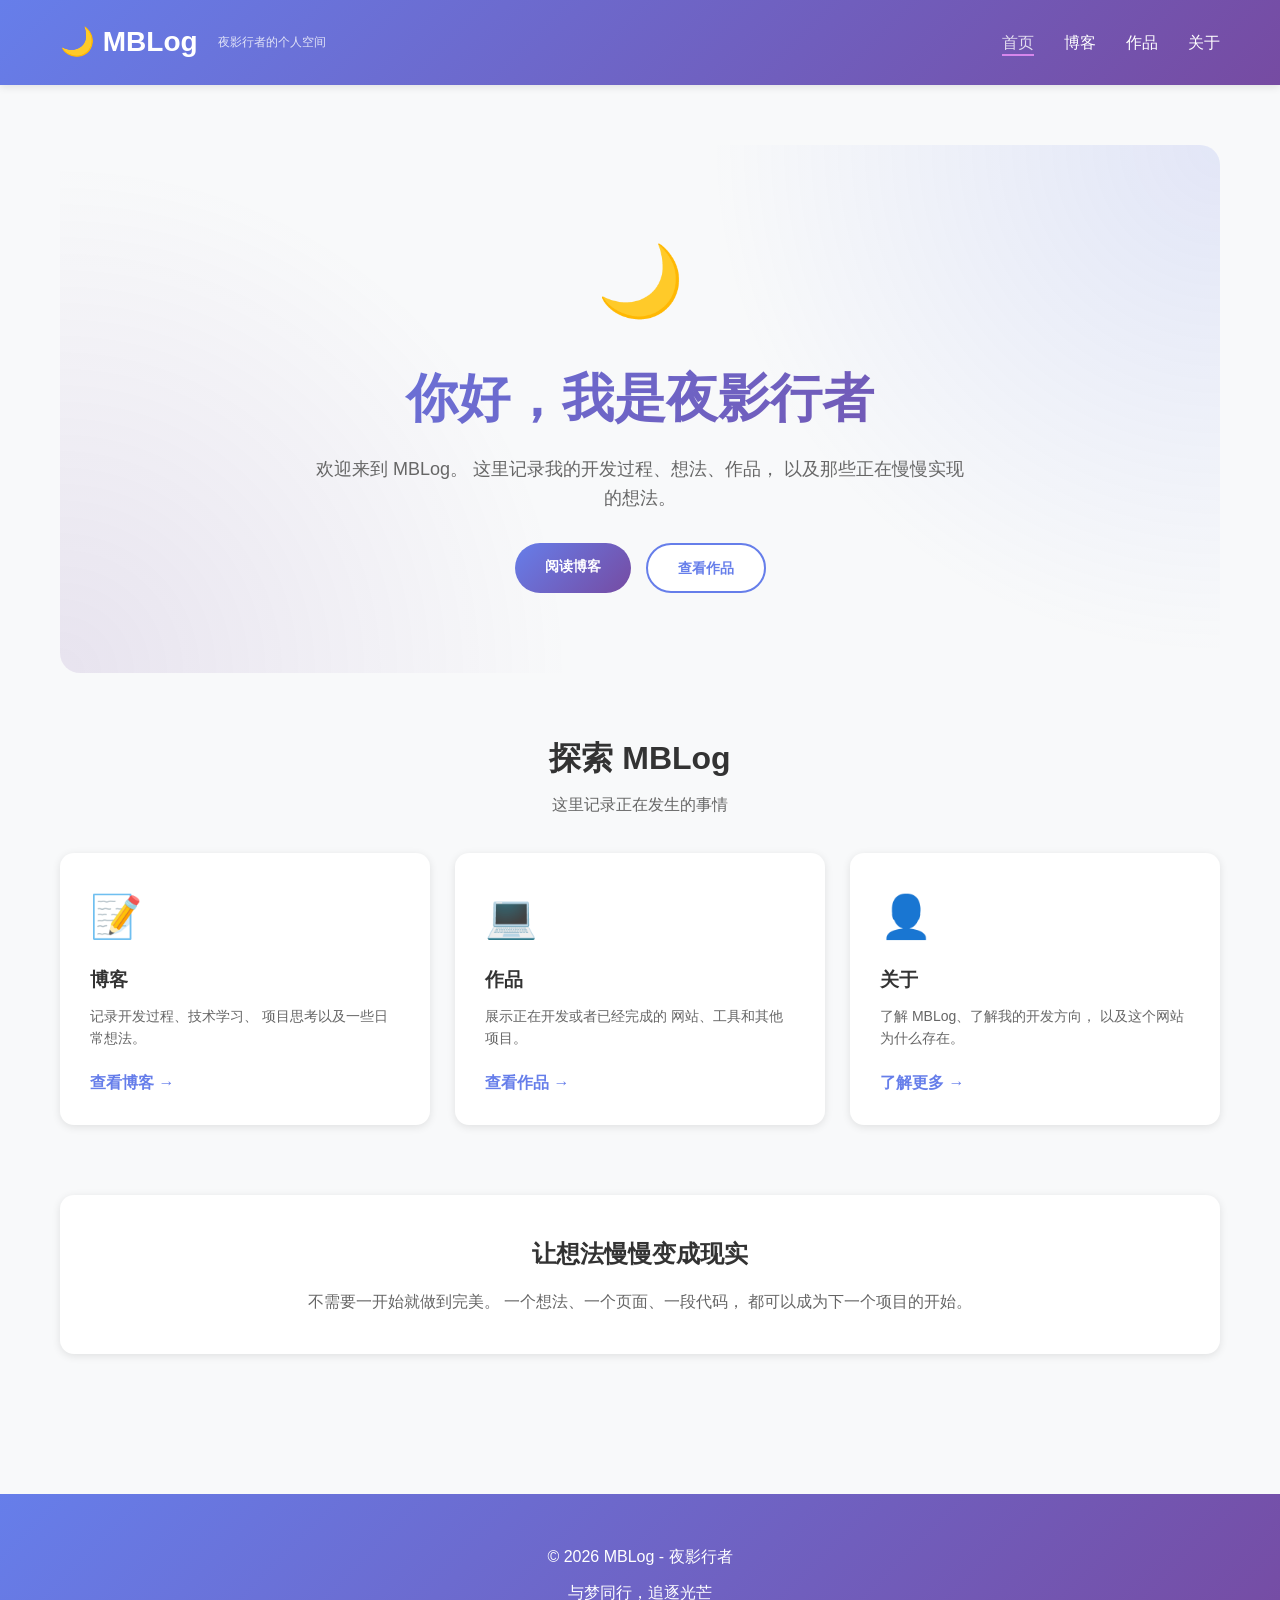
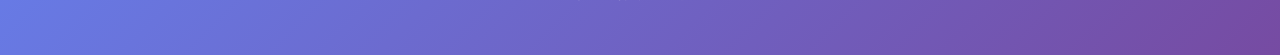
<file: index.html>
<!DOCTYPE html>
<html lang="zh-CN">

<head>
    <meta charset="UTF-8">
    <meta name="viewport" content="width=device-width, initial-scale=1.0">

    <title>MBLog - 夜影行者的个人空间</title>

    <link rel="stylesheet" href="css/style.css">

    <style>
        /* 首页 */

        .hero {
            padding: 80px 20px;
            text-align: center;
            background:
                radial-gradient(circle at top right,
                    rgba(102, 126, 234, 0.15),
                    transparent 40%),
                radial-gradient(circle at bottom left,
                    rgba(118, 75, 162, 0.12),
                    transparent 40%);
            border-radius: 20px;
            margin-bottom: 60px;
        }

        .hero-icon {
            font-size: 70px;
            margin-bottom: 20px;
        }

        .hero h1 {
            font-size: 52px;
            margin-bottom: 15px;
            background: linear-gradient(
                135deg,
                var(--primary-color),
                var(--secondary-color)
            );

            -webkit-background-clip: text;
            -webkit-text-fill-color: transparent;
        }

        .hero p {
            max-width: 650px;
            margin: 0 auto 30px;
            color: var(--light-text);
            font-size: 18px;
        }

        .hero-buttons {
            display: flex;
            justify-content: center;
            gap: 15px;
            flex-wrap: wrap;
        }

        .section-title {
            text-align: center;
            margin-bottom: 35px;
        }

        .section-title h2 {
            font-size: 32px;
            margin-bottom: 8px;
        }

        .section-title p {
            color: var(--light-text);
        }

        .home-grid {
            display: grid;
            grid-template-columns:
                repeat(auto-fit, minmax(280px, 1fr));
            gap: 25px;
            margin-bottom: 70px;
        }

        .home-card {
            background: var(--card-bg);
            border-radius: 14px;
            padding: 30px;
            box-shadow: var(--shadow);
            transition: all 0.3s ease;
        }

        .home-card:hover {
            transform: translateY(-6px);
            box-shadow: var(--shadow-lg);
        }

        .home-card-icon {
            font-size: 42px;
            margin-bottom: 15px;
        }

        .home-card h3 {
            margin-bottom: 10px;
        }

        .home-card p {
            color: var(--light-text);
            font-size: 14px;
            margin-bottom: 20px;
        }

        .home-card a {
            color: var(--primary-color);
            text-decoration: none;
            font-weight: 600;
        }

        .welcome {
            text-align: center;
            background: white;
            border-radius: 14px;
            padding: 40px;
            box-shadow: var(--shadow);
        }

        .welcome p {
            color: var(--light-text);
            max-width: 700px;
            margin: 15px auto 0;
        }

        @media (max-width: 768px) {
            .hero {
                padding: 60px 15px;
            }

            .hero h1 {
                font-size: 38px;
            }

            .hero p {
                font-size: 16px;
            }
        }
    </style>
</head>

<body>

<nav class="navbar">
    <div class="container">

        <div class="logo">
            <h1>🌙 MBLog</h1>
            <p class="subtitle">夜影行者的个人空间</p>
        </div>

        <ul class="nav-menu">
            <li>
                <a href="index.html" class="active">首页</a>
            </li>

            <li>
                <a href="blog.html">博客</a>
            </li>

            <li>
                <a href="portfolio.html">作品</a>
            </li>

            <li>
                <a href="about.html">关于</a>
            </li>
        </ul>

    </div>
</nav>


<main class="main-content">

    <div class="container">

        <!-- Hero -->

        <section class="hero">

            <div class="hero-icon">🌙</div>

            <h1>你好，我是夜影行者</h1>

            <p>
                欢迎来到 MBLog。
                这里记录我的开发过程、想法、作品，
                以及那些正在慢慢实现的想法。
            </p>

            <div class="hero-buttons">

                <a href="blog.html"
                   class="btn btn-primary">
                    阅读博客
                </a>

                <a href="portfolio.html"
                   class="btn btn-secondary">
                    查看作品
                </a>

            </div>

        </section>


        <!-- 内容入口 -->

        <div class="section-title">

            <h2>探索 MBLog</h2>

            <p>
                这里记录正在发生的事情
            </p>

        </div>


        <div class="home-grid">

            <div class="home-card">

                <div class="home-card-icon">
                    📝
                </div>

                <h3>博客</h3>

                <p>
                    记录开发过程、技术学习、
                    项目思考以及一些日常想法。
                </p>

                <a href="blog.html">
                    查看博客 →
                </a>

            </div>


            <div class="home-card">

                <div class="home-card-icon">
                    💻
                </div>

                <h3>作品</h3>

                <p>
                    展示正在开发或者已经完成的
                    网站、工具和其他项目。
                </p>

                <a href="portfolio.html">
                    查看作品 →
                </a>

            </div>


            <div class="home-card">

                <div class="home-card-icon">
                    👤
                </div>

                <h3>关于</h3>

                <p>
                    了解 MBLog、了解我的开发方向，
                    以及这个网站为什么存在。
                </p>

                <a href="about.html">
                    了解更多 →
                </a>

            </div>

        </div>


        <!-- 欢迎区域 -->

        <section class="welcome">

            <h2>让想法慢慢变成现实</h2>

            <p>
                不需要一开始就做到完美。
                一个想法、一个页面、一段代码，
                都可以成为下一个项目的开始。
            </p>

        </section>

    </div>

</main>


<footer class="footer">

    <div class="container">

        <p>
            &copy; 2026 MBLog - 夜影行者
        </p>

        <p>
            与梦同行，追逐光芒
        </p>

    </div>

</footer>


<script src="js/main.js"></script>

</body>
</html>
</file>
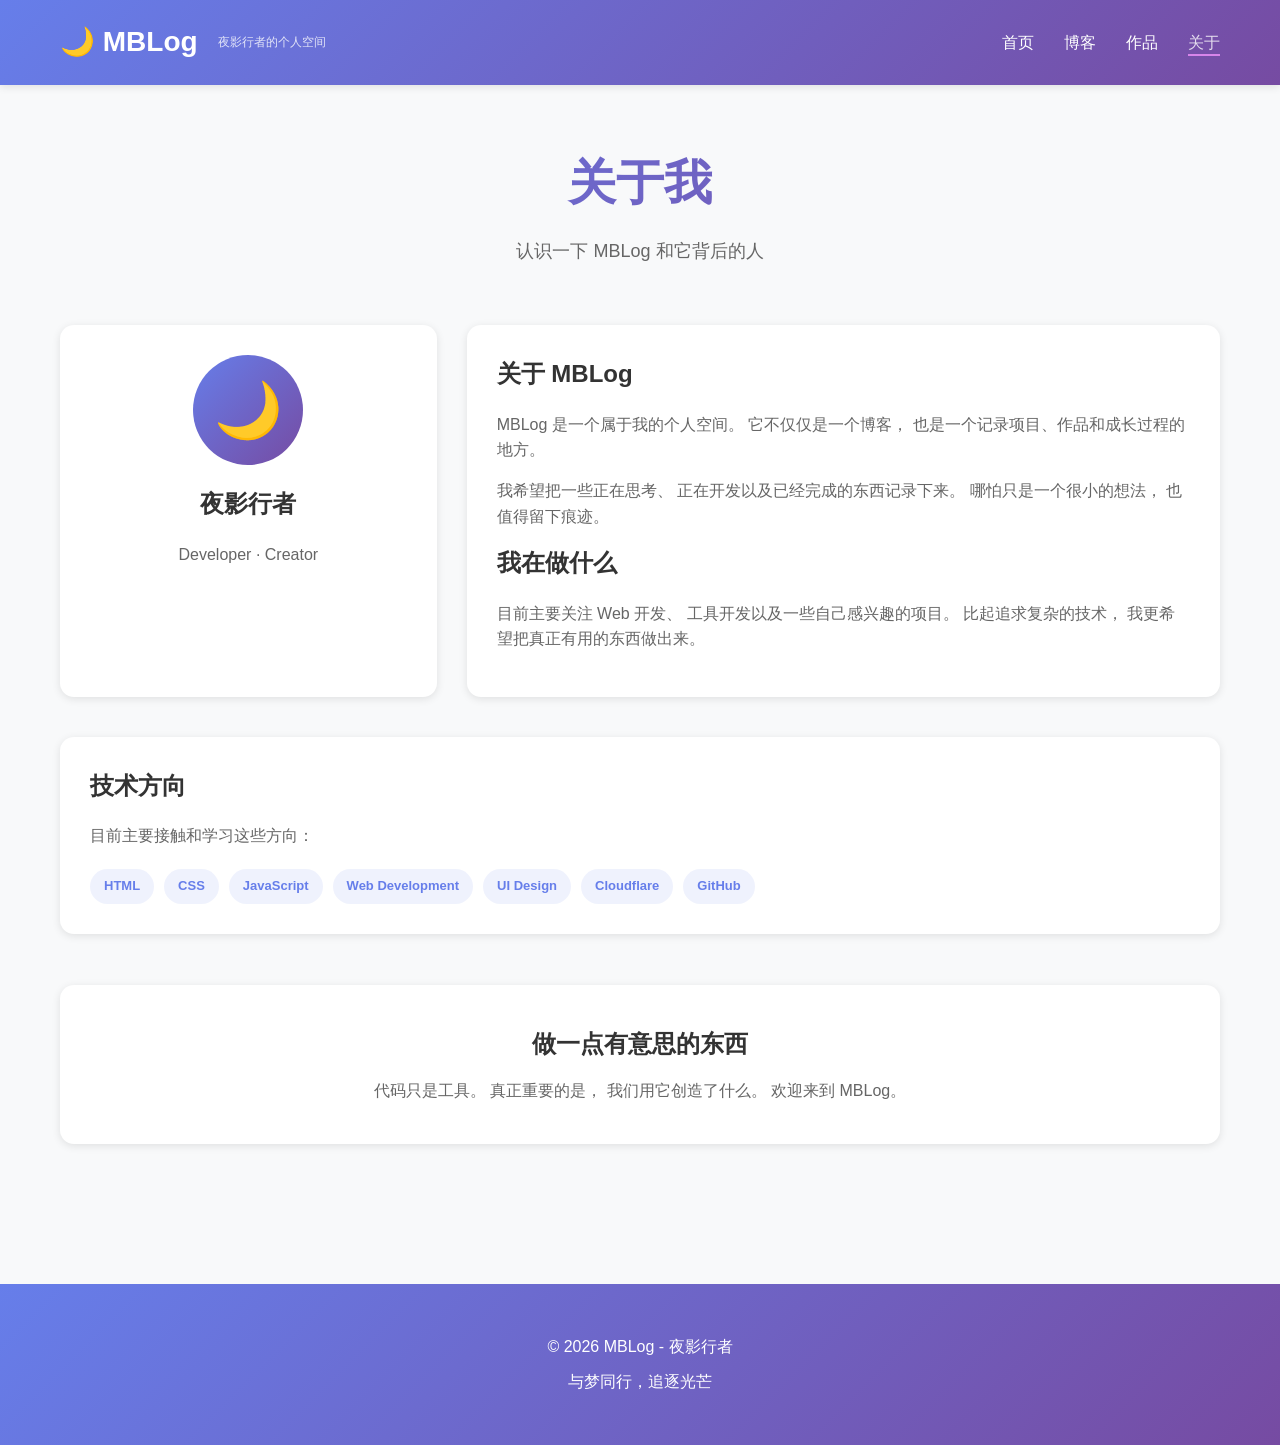
<file: about.html>
<!DOCTYPE html>
<html lang="zh-CN">

<head>

    <meta charset="UTF-8">

    <meta name="viewport"
          content="width=device-width, initial-scale=1.0">

    <title>关于 - MBLog</title>

    <link rel="stylesheet"
          href="css/style.css">

    <style>

        .about-grid {

            display: grid;

            grid-template-columns:
                1fr 2fr;

            gap: 30px;

            margin-bottom: 40px;
        }


        .about-card {

            background: var(--card-bg);

            border-radius: 14px;

            padding: 30px;

            box-shadow: var(--shadow);
        }


        .profile {

            text-align: center;
        }


        .profile-icon {

            width: 110px;

            height: 110px;

            margin: 0 auto 20px;

            border-radius: 50%;

            display: flex;

            align-items: center;

            justify-content: center;

            font-size: 55px;

            background:
                linear-gradient(
                    135deg,
                    var(--primary-color),
                    var(--secondary-color)
                );

            color: white;
        }


        .profile h2 {

            margin-bottom: 8px;

        }


        .profile p {

            color: var(--light-text);

        }


        .about-card h2 {

            margin-bottom: 18px;

        }


        .about-card p {

            color: var(--light-text);

            margin-bottom: 15px;

        }


        .skill-list {

            display: flex;

            flex-wrap: wrap;

            gap: 10px;

            margin-top: 20px;

        }


        .skill {

            padding: 7px 14px;

            border-radius: 20px;

            background:
                rgba(102, 126, 234, 0.1);

            color: var(--primary-color);

            font-size: 13px;

            font-weight: 600;

        }


        .about-message {

            text-align: center;

            background: white;

            border-radius: 14px;

            padding: 40px;

            box-shadow: var(--shadow);

        }


        .about-message p {

            max-width: 700px;

            margin: 15px auto 0;

            color: var(--light-text);

        }


        @media (max-width: 768px) {

            .about-grid {

                grid-template-columns: 1fr;

            }

        }

    </style>

</head>


<body>


<nav class="navbar">

    <div class="container">

        <div class="logo">

            <h1>🌙 MBLog</h1>

            <p class="subtitle">
                夜影行者的个人空间
            </p>

        </div>


        <ul class="nav-menu">

            <li>
                <a href="index.html">
                    首页
                </a>
            </li>

            <li>
                <a href="blog.html">
                    博客
                </a>
            </li>

            <li>
                <a href="portfolio.html">
                    作品
                </a>
            </li>

            <li>
                <a href="about.html"
                   class="active">
                    关于
                </a>
            </li>

        </ul>

    </div>

</nav>


<main class="main-content">

    <div class="container">


        <header class="page-header">

            <h1>关于我</h1>

            <p>
                认识一下 MBLog 和它背后的人
            </p>

        </header>


        <div class="about-grid">


            <!-- 个人信息 -->

            <section class="about-card profile">

                <div class="profile-icon">
                    🌙
                </div>


                <h2>
                    夜影行者
                </h2>


                <p>
                    Developer · Creator
                </p>


            </section>


            <!-- 关于 -->

            <section class="about-card">

                <h2>
                    关于 MBLog
                </h2>


                <p>

                    MBLog 是一个属于我的个人空间。

                    它不仅仅是一个博客，
                    也是一个记录项目、作品和成长过程的地方。

                </p>


                <p>

                    我希望把一些正在思考、
                    正在开发以及已经完成的东西记录下来。

                    哪怕只是一个很小的想法，
                    也值得留下痕迹。

                </p>


                <h2>
                    我在做什么
                </h2>


                <p>

                    目前主要关注 Web 开发、
                    工具开发以及一些自己感兴趣的项目。

                    比起追求复杂的技术，
                    我更希望把真正有用的东西做出来。

                </p>

            </section>


        </div>


        <!-- 技术方向 -->

        <section class="about-card">

            <h2>
                技术方向
            </h2>


            <p>
                目前主要接触和学习这些方向：
            </p>


            <div class="skill-list">

                <span class="skill">
                    HTML
                </span>

                <span class="skill">
                    CSS
                </span>

                <span class="skill">
                    JavaScript
                </span>

                <span class="skill">
                    Web Development
                </span>

                <span class="skill">
                    UI Design
                </span>

                <span class="skill">
                    Cloudflare
                </span>

                <span class="skill">
                    GitHub
                </span>

            </div>

        </section>


        <br><br>


        <!-- 最后一句话 -->

        <section class="about-message">

            <h2>
                做一点有意思的东西
            </h2>


            <p>

                代码只是工具。

                真正重要的是，
                我们用它创造了什么。

                欢迎来到 MBLog。

            </p>

        </section>


    </div>

</main>


<footer class="footer">

    <div class="container">

        <p>
            &copy; 2026 MBLog - 夜影行者
        </p>

        <p>
            与梦同行，追逐光芒
        </p>

    </div>

</footer>


<script src="js/main.js"></script>

</body>

</html>
</file>
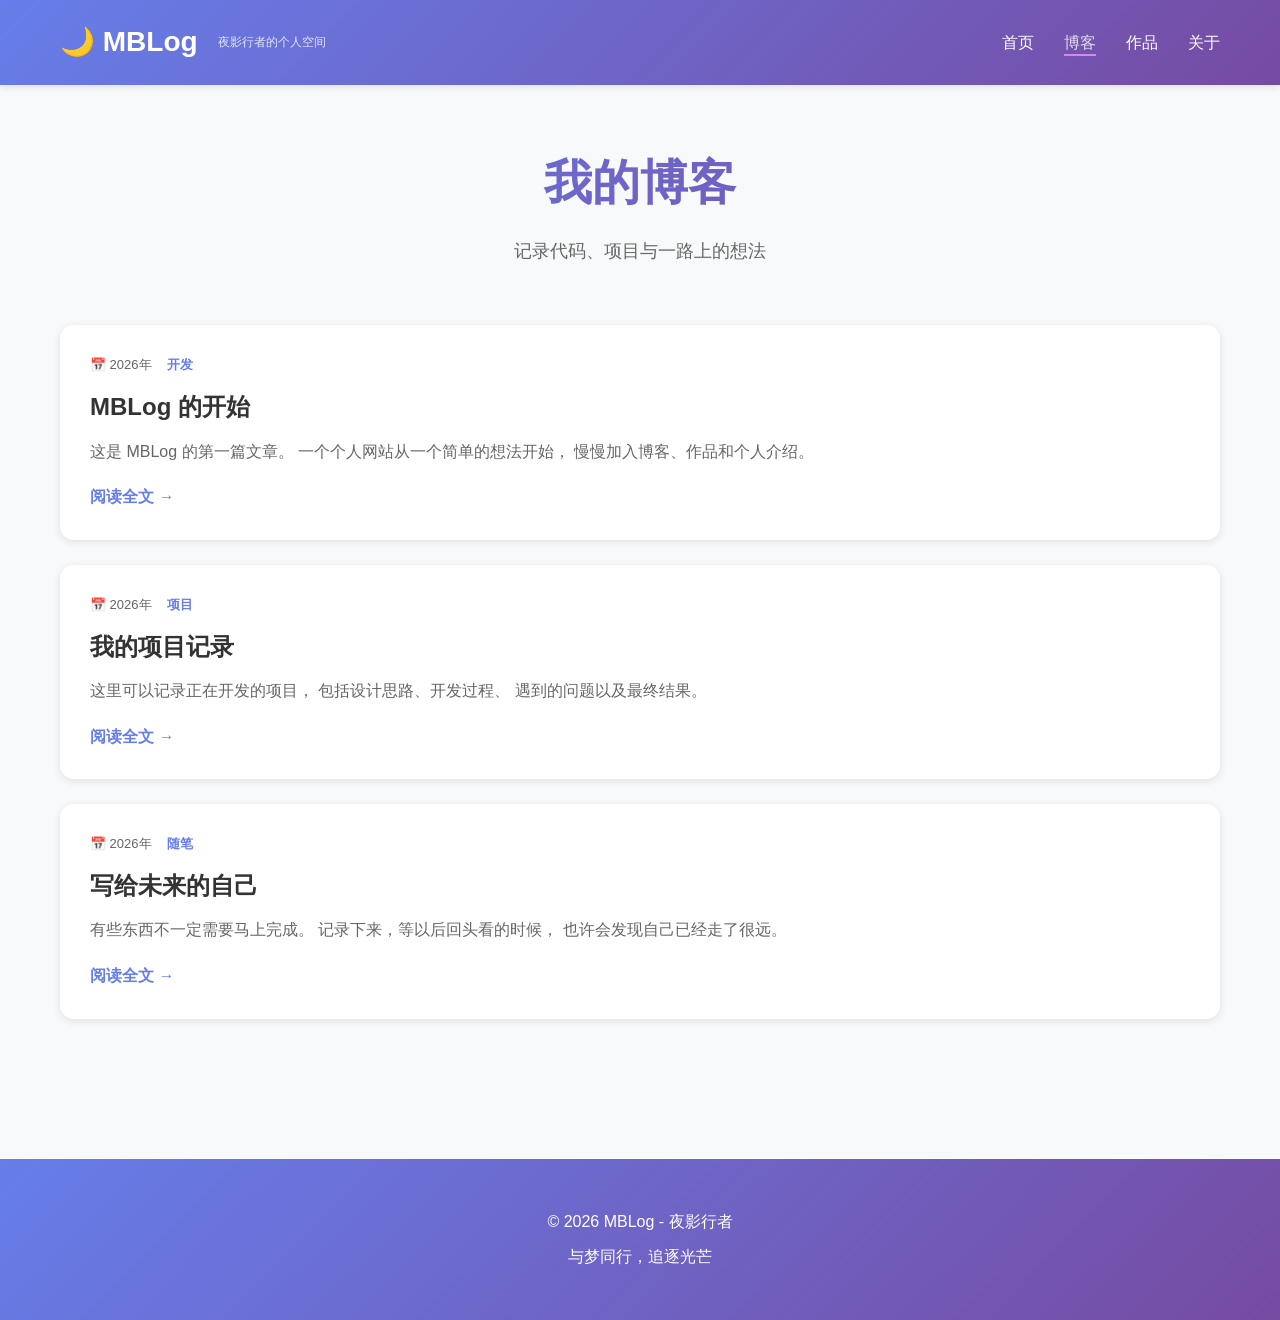
<file: blog.html>
<!DOCTYPE html>
<html lang="zh-CN">

<head>

    <meta charset="UTF-8">

    <meta name="viewport"
          content="width=device-width, initial-scale=1.0">

    <title>博客 - MBLog</title>

    <link rel="stylesheet"
          href="css/style.css">

    <style>

        .blog-list {
            display: grid;
            gap: 25px;
        }

        .blog-card {
            background: var(--card-bg);
            border-radius: 14px;
            padding: 30px;
            box-shadow: var(--shadow);
            transition: all 0.3s ease;
        }

        .blog-card:hover {
            transform: translateY(-5px);
            box-shadow: var(--shadow-lg);
        }

        .blog-meta {
            display: flex;
            gap: 15px;
            flex-wrap: wrap;
            margin-bottom: 12px;
            font-size: 13px;
            color: var(--light-text);
        }

        .blog-tag {
            color: var(--primary-color);
            font-weight: 600;
        }

        .blog-card h2 {
            font-size: 24px;
            margin-bottom: 12px;
        }

        .blog-card h2 a {
            color: var(--text-color);
            text-decoration: none;
        }

        .blog-card h2 a:hover {
            color: var(--primary-color);
        }

        .blog-excerpt {
            color: var(--light-text);
            margin-bottom: 20px;
        }

        .read-more {
            color: var(--primary-color);
            text-decoration: none;
            font-weight: 600;
        }

        .empty-blog {
            text-align: center;
            padding: 60px 20px;
            background: white;
            border-radius: 14px;
            box-shadow: var(--shadow);
        }

        .empty-blog-icon {
            font-size: 55px;
            margin-bottom: 15px;
        }

        .empty-blog p {
            color: var(--light-text);
        }

    </style>

</head>


<body>

<nav class="navbar">

    <div class="container">

        <div class="logo">

            <h1>🌙 MBLog</h1>

            <p class="subtitle">
                夜影行者的个人空间
            </p>

        </div>


        <ul class="nav-menu">

            <li>
                <a href="index.html">
                    首页
                </a>
            </li>

            <li>
                <a href="blog.html"
                   class="active">
                    博客
                </a>
            </li>

            <li>
                <a href="portfolio.html">
                    作品
                </a>
            </li>

            <li>
                <a href="about.html">
                    关于
                </a>
            </li>

        </ul>

    </div>

</nav>


<main class="main-content">

    <div class="container">


        <header class="page-header">

            <h1>我的博客</h1>

            <p>
                记录代码、项目与一路上的想法
            </p>

        </header>


        <div class="blog-list">


            <!-- 博客 1 -->

            <article class="blog-card">

                <div class="blog-meta">

                    <span>
                        📅 2026年
                    </span>

                    <span class="blog-tag">
                        开发
                    </span>

                </div>


                <h2>

                    <a href="#">
                        MBLog 的开始
                    </a>

                </h2>


                <p class="blog-excerpt">

                    这是 MBLog 的第一篇文章。
                    一个个人网站从一个简单的想法开始，
                    慢慢加入博客、作品和个人介绍。

                </p>


                <a href="#"
                   class="read-more">

                    阅读全文 →

                </a>

            </article>


            <!-- 博客 2 -->

            <article class="blog-card">

                <div class="blog-meta">

                    <span>
                        📅 2026年
                    </span>

                    <span class="blog-tag">
                        项目
                    </span>

                </div>


                <h2>

                    <a href="#">
                        我的项目记录
                    </a>

                </h2>


                <p class="blog-excerpt">

                    这里可以记录正在开发的项目，
                    包括设计思路、开发过程、
                    遇到的问题以及最终结果。

                </p>


                <a href="#"
                   class="read-more">

                    阅读全文 →

                </a>

            </article>


            <!-- 博客 3 -->

            <article class="blog-card">

                <div class="blog-meta">

                    <span>
                        📅 2026年
                    </span>

                    <span class="blog-tag">
                        随笔
                    </span>

                </div>


                <h2>

                    <a href="#">
                        写给未来的自己
                    </a>

                </h2>


                <p class="blog-excerpt">

                    有些东西不一定需要马上完成。
                    记录下来，等以后回头看的时候，
                    也许会发现自己已经走了很远。

                </p>


                <a href="#"
                   class="read-more">

                    阅读全文 →

                </a>

            </article>


        </div>

    </div>

</main>


<footer class="footer">

    <div class="container">

        <p>
            &copy; 2026 MBLog - 夜影行者
        </p>

        <p>
            与梦同行，追逐光芒
        </p>

    </div>

</footer>


<script src="js/main.js"></script>

</body>

</html>
</file>
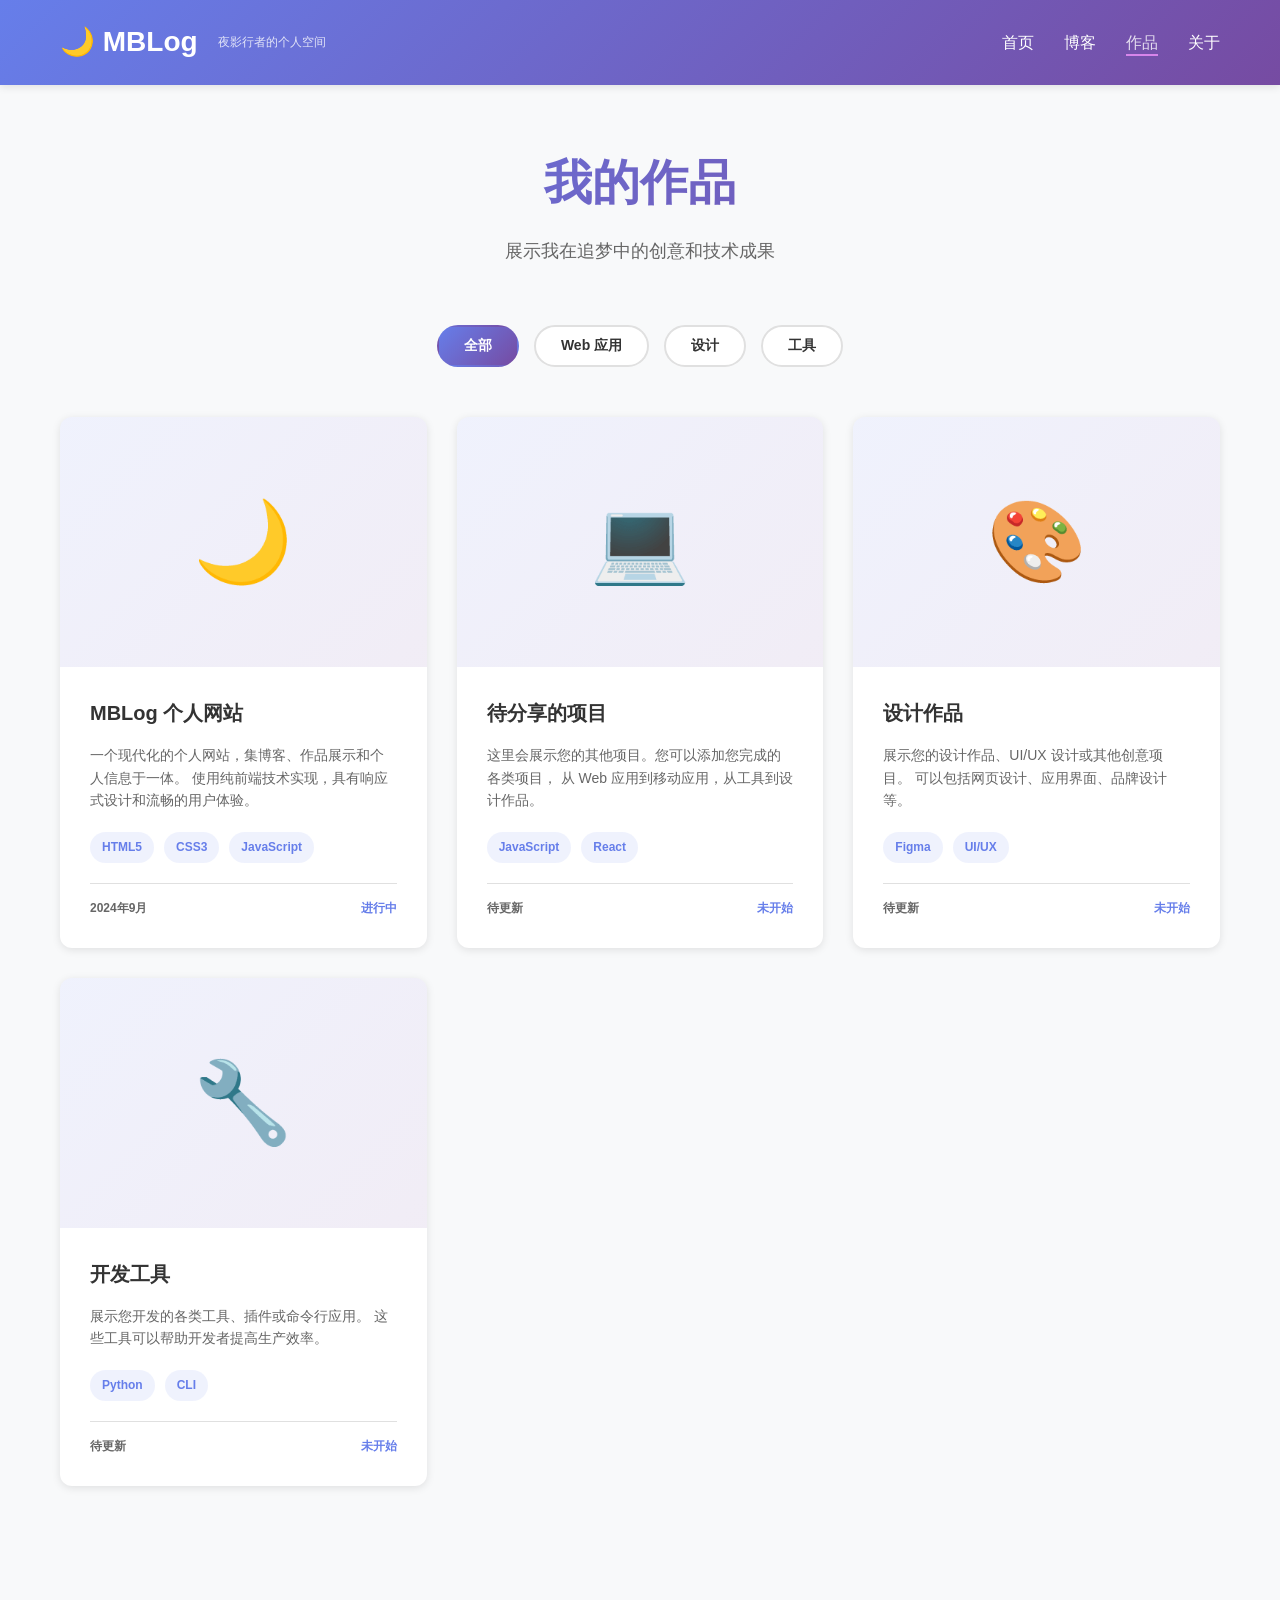
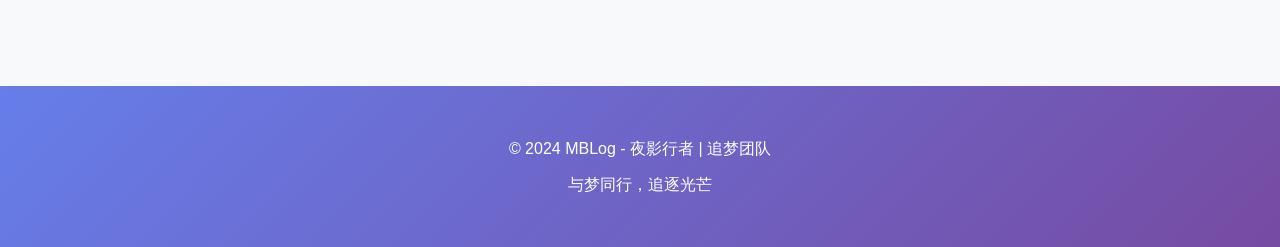
<file: portfolio.html>
<!DOCTYPE html>
<html lang="zh-CN">
<head>
    <meta charset="UTF-8">
    <meta name="viewport" content="width=device-width, initial-scale=1.0">
    <title>作品 - MBLog</title>
    <link rel="stylesheet" href="css/style.css">
    <link rel="stylesheet" href="css/portfolio.css">
</head>
<body>
    <!-- 导航栏 -->
    <nav class="navbar">
        <div class="container">
            <div class="logo">
                <h1>🌙 MBLog</h1>
                <p class="subtitle">夜影行者的个人空间</p>
            </div>
            <ul class="nav-menu">
                <li><a href="index.html">首页</a></li>
                <li><a href="blog.html">博客</a></li>
                <li><a href="portfolio.html" class="active">作品</a></li>
                <li><a href="about.html">关于</a></li>
            </ul>
        </div>
    </nav>

    <main class="main-content">
        <div class="container">
            <div class="page-header">
                <h1>我的作品</h1>
                <p>展示我在追梦中的创意和技术成果</p>
            </div>

            <!-- 分类过滤 -->
            <div class="portfolio-filter">
                <button class="filter-btn active" data-filter="all">全部</button>
                <button class="filter-btn" data-filter="web">Web 应用</button>
                <button class="filter-btn" data-filter="design">设计</button>
                <button class="filter-btn" data-filter="tool">工具</button>
            </div>

            <!-- 作品网格 -->
            <div class="portfolio-grid">
                <!-- 作品1: MBLog -->
                <div class="portfolio-item" data-filter="web">
                    <div class="portfolio-image">
                        <div class="image-placeholder">🌙</div>
                        <div class="portfolio-overlay">
                            <a href="#" class="btn-view">查看详情</a>
                        </div>
                    </div>
                    <div class="portfolio-info">
                        <h3>MBLog 个人网站</h3>
                        <p class="description">
                            一个现代化的个人网站，集博客、作品展示和个人信息于一体。
                            使用纯前端技术实现，具有响应式设计和流畅的用户体验。
                        </p>
                        <div class="technologies">
                            <span class="tech-tag">HTML5</span>
                            <span class="tech-tag">CSS3</span>
                            <span class="tech-tag">JavaScript</span>
                        </div>
                        <div class="portfolio-meta">
                            <span class="date">2024年9月</span>
                            <span class="status">进行中</span>
                        </div>
                    </div>
                </div>

                <!-- 作品2: 示例项目 -->
                <div class="portfolio-item" data-filter="web">
                    <div class="portfolio-image">
                        <div class="image-placeholder">💻</div>
                        <div class="portfolio-overlay">
                            <a href="#" class="btn-view">查看详情</a>
                        </div>
                    </div>
                    <div class="portfolio-info">
                        <h3>待分享的项目</h3>
                        <p class="description">
                            这里会展示您的其他项目。您可以添加您完成的各类项目，
                            从 Web 应用到移动应用，从工具到设计作品。
                        </p>
                        <div class="technologies">
                            <span class="tech-tag">JavaScript</span>
                            <span class="tech-tag">React</span>
                        </div>
                        <div class="portfolio-meta">
                            <span class="date">待更新</span>
                            <span class="status">未开始</span>
                        </div>
                    </div>
                </div>

                <!-- 作品3: 示例设计 -->
                <div class="portfolio-item" data-filter="design">
                    <div class="portfolio-image">
                        <div class="image-placeholder">🎨</div>
                        <div class="portfolio-overlay">
                            <a href="#" class="btn-view">查看详情</a>
                        </div>
                    </div>
                    <div class="portfolio-info">
                        <h3>设计作品</h3>
                        <p class="description">
                            展示您的设计作品、UI/UX 设计或其他创意项目。
                            可以包括网页设计、应用界面、品牌设计等。
                        </p>
                        <div class="technologies">
                            <span class="tech-tag">Figma</span>
                            <span class="tech-tag">UI/UX</span>
                        </div>
                        <div class="portfolio-meta">
                            <span class="date">待更新</span>
                            <span class="status">未开始</span>
                        </div>
                    </div>
                </div>

                <!-- 作品4: 示例工具 -->
                <div class="portfolio-item" data-filter="tool">
                    <div class="portfolio-image">
                        <div class="image-placeholder">🔧</div>
                        <div class="portfolio-overlay">
                            <a href="#" class="btn-view">查看详情</a>
                        </div>
                    </div>
                    <div class="portfolio-info">
                        <h3>开发工具</h3>
                        <p class="description">
                            展示您开发的各类工具、插件或命令行应用。
                            这些工具可以帮助开发者提高生产效率。
                        </p>
                        <div class="technologies">
                            <span class="tech-tag">Python</span>
                            <span class="tech-tag">CLI</span>
                        </div>
                        <div class="portfolio-meta">
                            <span class="date">待更新</span>
                            <span class="status">未开始</span>
                        </div>
                    </div>
                </div>
            </div>
        </div>
    </main>

    <!-- 页脚 -->
    <footer class="footer">
        <div class="container">
            <p>&copy; 2024 MBLog - 夜影行者 | 追梦团队</p>
            <p>与梦同行，追逐光芒</p>
        </div>
    </footer>

    <script src="js/main.js"></script>
    <script src="js/portfolio.js"></script>
</body>
</html>
</file>
<file: css/style.css>
/* 全局样式 */
* {
    margin: 0;
    padding: 0;
    box-sizing: border-box;
}

:root {
    --primary-color: #667eea;
    --secondary-color: #764ba2;
    --accent-color: #f093fb;
    --text-color: #333;
    --light-text: #666;
    --bg-color: #f8f9fa;
    --card-bg: #ffffff;
    --border-color: #e0e0e0;
    --shadow: 0 2px 8px rgba(0, 0, 0, 0.1);
    --shadow-lg: 0 10px 30px rgba(0, 0, 0, 0.2);
}

html {
    scroll-behavior: smooth;
}

body {
    font-family: 'Segoe UI', Tahoma, Geneva, Verdana, sans-serif;
    color: var(--text-color);
    background-color: var(--bg-color);
    line-height: 1.6;
}

/* 容器 */
.container {
    max-width: 1200px;
    margin: 0 auto;
    padding: 0 20px;
}

/* 导航栏 */
.navbar {
    background: linear-gradient(135deg, var(--primary-color) 0%, var(--secondary-color) 100%);
    color: white;
    padding: 20px 0;
    position: sticky;
    top: 0;
    z-index: 100;
    box-shadow: var(--shadow);
}

.navbar .container {
    display: flex;
    justify-content: space-between;
    align-items: center;
}

.logo {
    display: flex;
    align-items: center;
    gap: 10px;
}

.logo h1 {
    font-size: 28px;
    font-weight: 700;
}

.logo .subtitle {
    font-size: 12px;
    opacity: 0.8;
    margin-left: 10px;
}

.nav-menu {
    display: flex;
    list-style: none;
    gap: 30px;
}

.nav-menu a {
    color: white;
    text-decoration: none;
    font-weight: 500;
    transition: opacity 0.3s;
    position: relative;
}

.nav-menu a:hover,
.nav-menu a.active {
    opacity: 0.8;
}

.nav-menu a.active::after {
    content: '';
    position: absolute;
    bottom: -5px;
    left: 0;
    right: 0;
    height: 2px;
    background-color: var(--accent-color);
}

/* 主内容区域 */
.main-content {
    min-height: calc(100vh - 200px);
    padding: 60px 0;
}

/* 页面标题 */
.page-header {
    text-align: center;
    margin-bottom: 60px;
}

.page-header h1 {
    font-size: 48px;
    margin-bottom: 15px;
    background: linear-gradient(135deg, var(--primary-color) 0%, var(--secondary-color) 100%);
    -webkit-background-clip: text;
    -webkit-text-fill-color: transparent;
    background-clip: text;
}

.page-header p {
    font-size: 18px;
    color: var(--light-text);
}

/* 按钮 */
.btn {
    display: inline-block;
    padding: 12px 30px;
    border-radius: 50px;
    text-decoration: none;
    font-weight: 600;
    transition: all 0.3s ease;
    border: none;
    cursor: pointer;
    font-size: 14px;
}

.btn-primary {
    background: linear-gradient(135deg, var(--primary-color) 0%, var(--secondary-color) 100%);
    color: white;
}

.btn-primary:hover {
    transform: translateY(-2px);
    box-shadow: var(--shadow-lg);
}

.btn-secondary {
    background: white;
    color: var(--primary-color);
    border: 2px solid var(--primary-color);
}

.btn-secondary:hover {
    background: var(--primary-color);
    color: white;
    transform: translateY(-2px);
}

/* 卡片 */
.card {
    background: var(--card-bg);
    border-radius: 12px;
    padding: 30px;
    box-shadow: var(--shadow);
    transition: all 0.3s ease;
}

.card:hover {
    transform: translateY(-5px);
    box-shadow: var(--shadow-lg);
}

/* 页脚 */
.footer {
    background: linear-gradient(135deg, var(--primary-color) 0%, var(--secondary-color) 100%);
    color: white;
    text-align: center;
    padding: 40px 0;
    margin-top: 80px;
}

.footer p {
    margin: 10px 0;
}

/* 响应式设计 */
@media (max-width: 768px) {
    .navbar .container {
        flex-direction: column;
        gap: 20px;
    }

    .nav-menu {
        gap: 15px;
        font-size: 14px;
    }

    .page-header h1 {
        font-size: 36px;
    }

    .container {
        padding: 0 15px;
    }
}
</file>
<file: css/portfolio.css>
/* 作品展示页面样式 */

/* 作品过滤按钮 */
.portfolio-filter {
    display: flex;
    gap: 15px;
    margin-bottom: 50px;
    flex-wrap: wrap;
    justify-content: center;
}

.filter-btn {
    padding: 10px 25px;
    border: 2px solid var(--border-color);
    background: white;
    border-radius: 50px;
    cursor: pointer;
    font-weight: 600;
    font-size: 14px;
    transition: all 0.3s;
    color: var(--text-color);
}

.filter-btn:hover {
    border-color: var(--primary-color);
    color: var(--primary-color);
}

.filter-btn.active {
    background: linear-gradient(135deg, var(--primary-color) 0%, var(--secondary-color) 100%);
    color: white;
    border-color: transparent;
}

/* 作品网格 */
.portfolio-grid {
    display: grid;
    grid-template-columns: repeat(auto-fill, minmax(300px, 1fr));
    gap: 30px;
    margin-bottom: 60px;
}

.portfolio-item {
    background: var(--card-bg);
    border-radius: 12px;
    overflow: hidden;
    box-shadow: var(--shadow);
    transition: all 0.3s ease;
}

.portfolio-item:hover {
    transform: translateY(-8px);
    box-shadow: var(--shadow-lg);
}

.portfolio-image {
    position: relative;
    width: 100%;
    height: 250px;
    background: linear-gradient(135deg, rgba(102, 126, 234, 0.1) 0%, rgba(118, 75, 162, 0.1) 100%);
    display: flex;
    align-items: center;
    justify-content: center;
    overflow: hidden;
}

.image-placeholder {
    font-size: 80px;
    transition: transform 0.3s;
}

.portfolio-item:hover .image-placeholder {
    transform: scale(1.1);
}

.portfolio-overlay {
    position: absolute;
    top: 0;
    left: 0;
    width: 100%;
    height: 100%;
    background: rgba(102, 126, 234, 0.8);
    display: flex;
    align-items: center;
    justify-content: center;
    opacity: 0;
    transition: opacity 0.3s;
}

.portfolio-item:hover .portfolio-overlay {
    opacity: 1;
}

.btn-view {
    background: white;
    color: var(--primary-color);
    padding: 12px 30px;
    border-radius: 50px;
    text-decoration: none;
    font-weight: 600;
    transition: all 0.3s;
    display: inline-block;
}

.btn-view:hover {
    transform: scale(1.05);
    box-shadow: 0 5px 15px rgba(0, 0, 0, 0.2);
}

/* 作品信息 */
.portfolio-info {
    padding: 30px;
}

.portfolio-info h3 {
    font-size: 20px;
    margin-bottom: 15px;
    color: var(--text-color);
}

.portfolio-info .description {
    color: var(--light-text);
    font-size: 14px;
    line-height: 1.6;
    margin-bottom: 20px;
}

/* 技术标签 */
.technologies {
    display: flex;
    gap: 10px;
    flex-wrap: wrap;
    margin-bottom: 20px;
}

.tech-tag {
    background: rgba(102, 126, 234, 0.1);
    color: var(--primary-color);
    padding: 6px 12px;
    border-radius: 20px;
    font-size: 12px;
    font-weight: 600;
}

/* 作品元数据 */
.portfolio-meta {
    display: flex;
    justify-content: space-between;
    padding-top: 15px;
    border-top: 1px solid var(--border-color);
    font-size: 12px;
    color: var(--light-text);
}

.portfolio-meta .date,
.portfolio-meta .status {
    font-weight: 600;
}

.portfolio-meta .status {
    color: var(--primary-color);
}

/* 响应式设计 */
@media (max-width: 768px) {
    .portfolio-filter {
        gap: 10px;
    }

    .filter-btn {
        padding: 8px 16px;
        font-size: 12px;
    }

    .portfolio-grid {
        grid-template-columns: 1fr;
        gap: 20px;
    }

    .portfolio-image {
        height: 200px;
    }

    .image-placeholder {
        font-size: 60px;
    }
}
</file>
